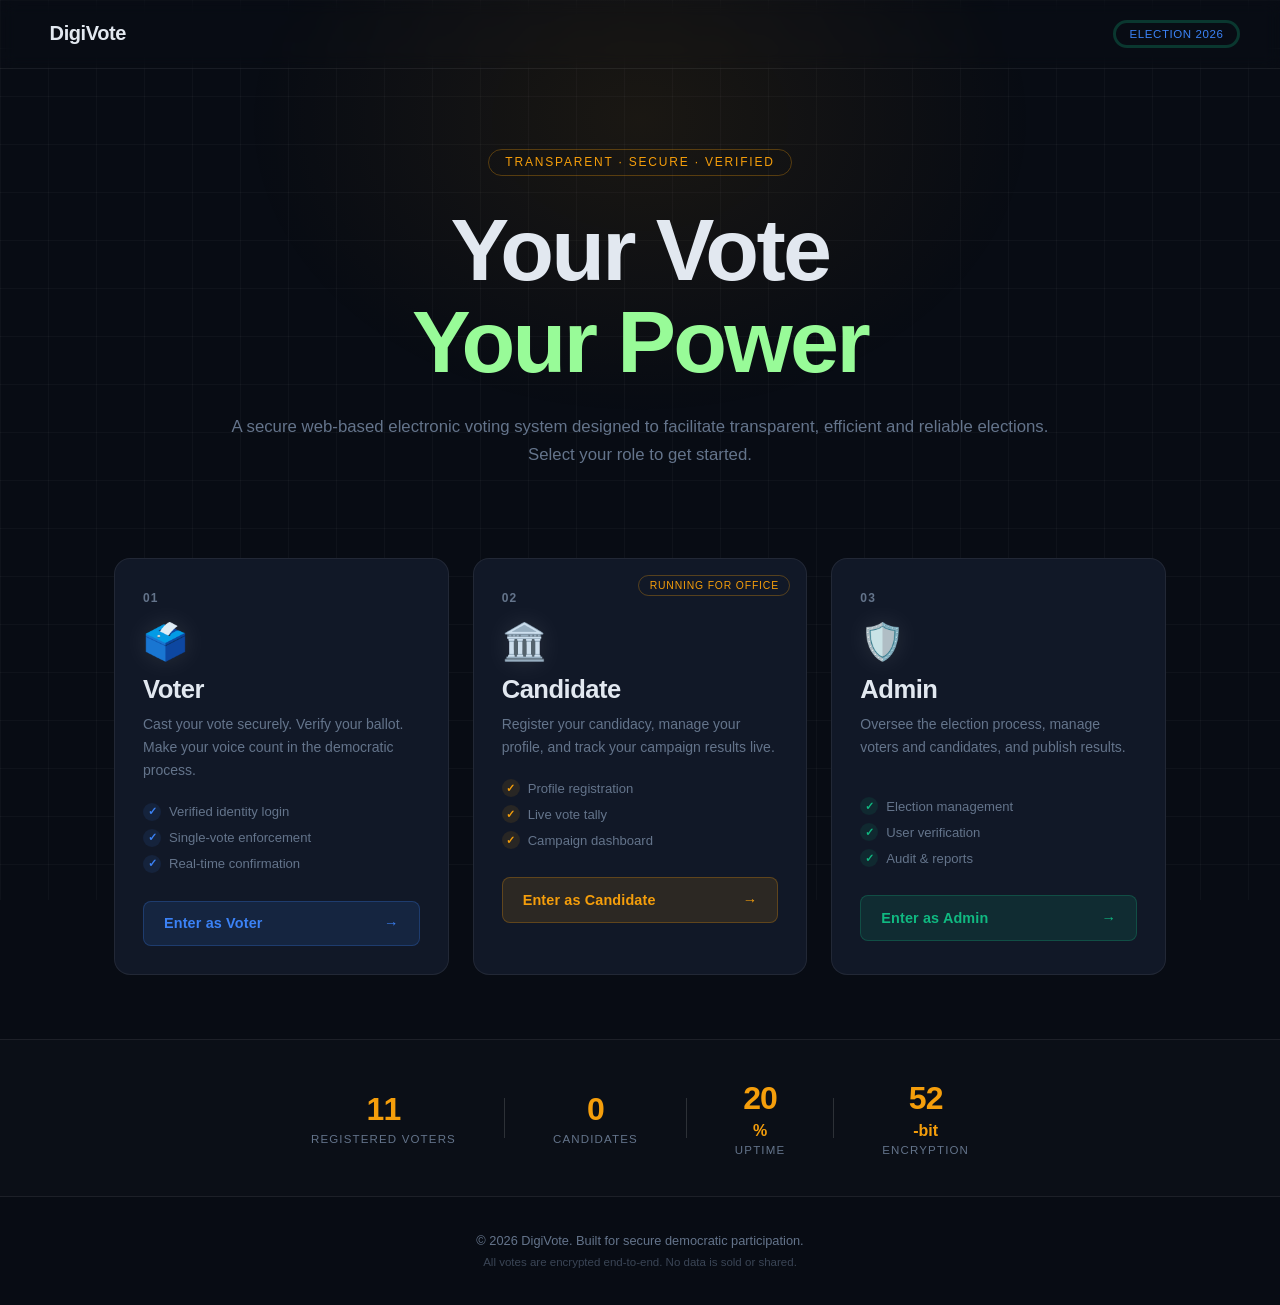
<file: DigiVote/index.html>
<!DOCTYPE html>
<html lang="en">
<head>
  <meta charset="UTF-8" />
  <meta name="viewport" content="width=device-width, initial-scale=1.0"/>
  <title>DigiVote</title>
  <link rel="stylesheet" href="style.css" />
  <link rel="preconnect" href="https://fonts.googleapis.com">
  <link href="https://fonts.googleapis.com/css2?family=Syne:wght@400;700;800&family=DM+Sans:wght@300;400;500&display=swap" rel="stylesheet">
  <link rel="stylesheet" href="https://cdn-uicons.flaticon.com/uicons-solid-straight/css/uicons-solid-straight.css">
</head>
<body>

  <!-- Background grid -->
  <div class="bg-grid"></div> 
  <div class="bg-glow"></div>

  <!-- NAV -->
  <nav class="navbar">
    <div class="nav-logo">
      <span class="logo-icon"><i class="fi fi-ss-vote-yea"></i></span>
      <span>DigiVote</span>
    </div>
    <div class="nav-badge">Election 2026</div>
  </nav>

  <!-- HERO -->
  <header class="hero">
    <div class="hero-tag">Transparent · Secure · Verified</div>
    <h1 class="hero-title">
      Your Vote<br/>
      <span class="accent">Your Power</span>
    </h1>
    <p class="hero-sub">
      A secure web-based electronic voting system designed to facilitate transparent, efficient and reliable elections.<br/>
      Select your role to get started.
    </p>
  </header>

  <!-- ROLE CARDS -->
  <main class="roles-section">
    <div class="roles-grid">

      <!-- VOTER -->
      <div class="role-card" id="card-voter">
        <div class="card-number">01</div>
        <div class="card-icon">🗳️</div>
        <h2 class="card-title">Voter</h2>
        <p class="card-desc">Cast your vote securely. Verify your ballot. Make your voice count in the democratic process.</p>
        <ul class="card-features">
          <li>Verified identity login</li>
          <li>Single-vote enforcement</li>
          <li>Real-time confirmation</li>
        </ul>
        <a href="voter/login.html" class="card-btn btn-voter">
          Enter as Voter <span class="btn-arrow">→</span>
        </a>
      </div>

      <!-- CANDIDATE -->
      <div class="role-card featured" id="card-candidate">
        <div class="featured-badge">Running for Office</div>
        <div class="card-number">02</div>
        <div class="card-icon">🏛️</div>
        <h2 class="card-title">Candidate</h2>
        <p class="card-desc">Register your candidacy, manage your profile, and track your campaign results live.</p>
        <ul class="card-features">
          <li>Profile registration</li>
          <li>Live vote tally</li>
          <li>Campaign dashboard</li>
        </ul>
        <a href="candidate/login.html" class="card-btn btn-candidate">
          Enter as Candidate <span class="btn-arrow">→</span>
        </a>
      </div>

      <!-- ADMIN -->
      <div class="role-card" id="card-admin">
        <div class="card-number">03</div>
        <div class="card-icon">🛡️</div>
        <h2 class="card-title">Admin</h2>
        <p class="card-desc">Oversee the election process, manage voters and candidates, and publish results.</p><br>
        <ul class="card-features">
          <li>Election management</li>
          <li>User verification</li>
          <li>Audit & reports</li>
        </ul>
        <a href="admin/login.html" class="card-btn btn-admin">
          Enter as Admin <span class="btn-arrow">→</span>
        </a>
      </div>

    </div>
  </main>

  <!-- STATS BAR -->
  <section class="stats-bar">
    <div class="stat">
      <span class="stat-num" data-target="54">0</span>
      <span class="stat-label">Registered Voters</span>
    </div>
    <div class="stat-divider"></div>
    <div class="stat">
      <span class="stat-num" data-target="3">0</span>
      <span class="stat-label">Candidates</span>
    </div>
    <div class="stat-divider"></div>
    <div class="stat">
      <span class="stat-num" data-target="99">0</span><span class="stat-suffix">%</span>
      <span class="stat-label">Uptime</span>
    </div>
    <div class="stat-divider"></div>
    <div class="stat">
      <span class="stat-num" data-target="256">0</span><span class="stat-suffix">-bit</span>
      <span class="stat-label">Encryption</span>
    </div>
  </section>

  <!-- FOOTER -->
  <footer class="footer">
    <p>© 2026 DigiVote. Built for secure democratic participation.</p>
    <p class="footer-note">All votes are encrypted end-to-end. No data is sold or shared.</p>
  </footer>

  <script src="firebase.js"></script>
  <script src="script.js"></script>
</body>
</html>
</file>
<file: DigiVote/style.css>
:root {
  --bg:         #080c14;
  --bg2:        #0d1320;
  --surface:    #111827;
  --border:     rgba(255,255,255,0.07);
  --border-hi:  rgba(255,255,255,0.14);

  --voter:      #3b82f6;
  --voter-glow: rgba(59,130,246,0.25);
  --candidate:  #f59e0b;
  --cand-glow:  rgba(245,158,11,0.25);
  --admin:      #10b981;
  --admin-glow: rgba(16,185,129,0.25);

  --text:       #e2e8f0;
  --muted:      #64748b;
  --accent:     #f59e0b;

  --font: 'Trebuchet MS', 'Lucida Sans Unicode', 'Lucida Grande', 'Lucida Sans', Arial, sans-serif;

  --radius:     16px;
  --radius-sm:  8px;
}

*, *::before, *::after { box-sizing: border-box; margin: 0; padding: 0; }
html { scroll-behavior: smooth; }

body {
  background: var(--bg);
  color: var(--text);
  font-family: var(--font);
  min-height: 100vh;
  overflow-x: hidden;
  position: relative;
}

/* ── BACKGROUND ── */
.bg-grid {
  position: fixed; inset: 0; z-index: 0;
  background-image:
    linear-gradient(rgba(255,255,255,0.03) 1px, transparent 1px),
    linear-gradient(90deg, rgba(255,255,255,0.03) 1px, transparent 1px);
  background-size: 48px 48px;
  pointer-events: none;
}

.bg-glow {
  position: fixed;
  top: -20%; left: 50%;
  transform: translateX(-50%);
  width: 800px; height: 600px;
  background: radial-gradient(ellipse, rgba(245,158,11,0.08) 0%, transparent 70%);
  pointer-events: none;
  z-index: 0;
}

/* ── NAVBAR ── */
.navbar {
  position: relative; z-index: 10;
  display: flex; align-items: center; justify-content: space-between;
  padding: 1.25rem 2.5rem;
  border-bottom: 1px solid var(--border);
  backdrop-filter: blur(8px);
}

.nav-logo {
  display: flex; align-items: center; gap: 0.6rem;
  font-family: var(--font);
  font-size: 1.25rem; font-weight: 800;
  letter-spacing: -0.02em;
}

.logo-icon {
  font-size: 1.5rem;
  color: palegreen;
}

@keyframes spin-slow { to { transform: rotate(360deg); } }

.nav-badge {
  font-size: 0.72rem; font-weight: 500;
  padding: 0.3rem 0.85rem;
  border: 3px solid var(--admin-glow);
  border-radius: 999px;
  color: var(--voter);
  letter-spacing: 0.05em;
  text-transform: uppercase;
}

/* ── HERO ── */
.hero {
  position: relative; z-index: 1;
  text-align: center;
  padding: 5rem 1.5rem 2.5rem;
}

.hero-tag {
  display: inline-block;
  font-size: 0.75rem; letter-spacing: 0.15em;
  text-transform: uppercase;
  color: var(--accent);
  border: 1px solid rgba(245,158,11,0.3);
  padding: 0.35rem 1rem;
  border-radius: 999px;
  margin-bottom: 1.75rem;
  animation: fadeUp 0.6s ease both;
}

.hero-title {
  font-family: var(--font);
  font-size: clamp(2.8rem, 7vw, 5.5rem);
  font-weight: 800;
  line-height: 1.05;
  letter-spacing: -0.03em;
  animation: fadeUp 0.7s 0.1s ease both;
}

.hero-title .accent {
  color: palegreen;
  position: relative;
  display: inline-block;
}

.hero-title .accent::after {
  content: '';
  position: absolute;
  height: 4px;
  background: var(--accent);
  opacity: 0.35;
  border-radius: 2px;
}

.hero-sub {
  margin-top: 1.5rem;
  font-size: 1.05rem;
  color: var(--muted);
  line-height: 1.7;
  animation: fadeUp 0.7s 0.2s ease both;
}

@keyframes fadeUp {
  from { opacity: 0; transform: translateY(20px); }
  to   { opacity: 1; transform: translateY(0); }
}

/* ── ROLE CARDS ── */
.roles-section {
  position: relative; z-index: 1;
  padding: 3rem 1.5rem 4rem;
  max-width: 1100px;
  margin: 0 auto;
}

.roles-grid {
  display: grid;
  grid-template-columns: repeat(auto-fit, minmax(300px, 1fr));
  gap: 1.5rem;
}

.role-card {
  background: var(--surface);
  border: 1px solid var(--border);
  border-radius: var(--radius);
  padding: 2rem 1.75rem 1.75rem;
  position: relative;
  overflow: hidden;
  transition: transform 0.3s ease, border-color 0.3s ease, box-shadow 0.3s ease;
  animation: fadeUp 0.6s ease both;
}

.role-card:nth-child(1) { animation-delay: 0.25s; }
.role-card:nth-child(2) { animation-delay: 0.35s; }
.role-card:nth-child(3) { animation-delay: 0.45s; }

.role-card::before {
  content: '';
  position: absolute;
  top: 0; left: 0; right: 0;
  height: 2px;
  opacity: 0;
  transition: opacity 0.3s;
}

#card-voter::before     { background: var(--voter); }
#card-candidate::before { background: var(--candidate); }
#card-admin::before     { background: var(--admin); }

.role-card:hover { transform: translateY(-6px); }
.role-card:hover::before { opacity: 1; }

#card-voter:hover     { border-color: rgba(59,130,246,0.4); box-shadow: 0 20px 60px var(--voter-glow); }
#card-candidate:hover { border-color: rgba(245,158,11,0.4); box-shadow: 0 20px 60px var(--cand-glow); }
#card-admin:hover     { border-color: rgba(16,185,129,0.4); box-shadow: 0 20px 60px var(--admin-glow); }


.featured-badge {
  position: absolute; top: 1rem; right: 1rem;
  font-size: 0.65rem; letter-spacing: 0.08em;
  text-transform: uppercase; font-weight: 500;
  color: var(--candidate);
  border: 1px solid rgba(245,158,11,0.3);
  padding: 0.25rem 0.65rem;
  border-radius: 999px;
}

.card-number {
  font-family: var(--font);
  font-size: 0.75rem; font-weight: 700;
  letter-spacing: 0.1em;
  color: var(--muted);
  margin-bottom: 1rem;
}

.card-icon {
  font-size: 2.25rem;
  margin-bottom: 0.75rem;
  display: block;
  filter: drop-shadow(0 0 12px rgba(255,255,255,0.1));
  transition: transform 0.25s ease;
}

.card-title {
  font-family: var(--font);
  font-size: 1.6rem; font-weight: 800;
  letter-spacing: -0.02em;
  margin-bottom: 0.6rem;
}

.card-desc {
  font-size: 0.875rem;
  color: var(--muted);
  line-height: 1.65;
  margin-bottom: 1.25rem;
}

.card-features {
  list-style: none;
  margin-bottom: 1.75rem;
  display: flex; flex-direction: column; gap: 0.5rem;
}

.card-features li {
  font-size: 0.82rem;
  color: var(--muted);
  display: flex; align-items: center; gap: 0.5rem;
}

.card-features li::before {
  content: '✓';
  font-size: 0.7rem; font-weight: 700;
  width: 18px; height: 18px;
  border-radius: 50%;
  display: flex; align-items: center; justify-content: center;
  flex-shrink: 0;
}

#card-voter     .card-features li::before { color: var(--voter);     background: rgba(59,130,246,0.1); }
#card-candidate .card-features li::before { color: var(--candidate); background: rgba(245,158,11,0.1); }
#card-admin     .card-features li::before { color: var(--admin);     background: rgba(16,185,129,0.1); }

/* ── BUTTONS ── */
.card-btn {
  display: flex; align-items: center; justify-content: space-between;
  width: 100%;
  padding: 0.85rem 1.25rem;
  border-radius: var(--radius-sm);
  font-family: var(--font);
  font-size: 0.9rem; font-weight: 700;
  text-decoration: none;
  letter-spacing: 0.01em;
  transition: all 0.2s ease;
}

.btn-arrow { transition: transform 0.2s ease; }
.card-btn:hover .btn-arrow { transform: translateX(4px); }

.btn-voter       { background: rgba(59,130,246,0.12); color: var(--voter);     border: 1px solid rgba(59,130,246,0.25); }
.btn-voter:hover { background: rgba(59,130,246,0.22); border-color: var(--voter); }

.btn-candidate       { background: rgba(245,158,11,0.12); color: var(--candidate); border: 1px solid rgba(245,158,11,0.25); }
.btn-candidate:hover { background: rgba(245,158,11,0.22); border-color: var(--candidate); }

.btn-admin       { background: rgba(16,185,129,0.12); color: var(--admin); border: 1px solid rgba(16,185,129,0.25); }
.btn-admin:hover { background: rgba(16,185,129,0.22); border-color: var(--admin); }

/* ── STATS BAR ── */
.stats-bar {
  position: relative; z-index: 1;
  display: flex; align-items: center; justify-content: center;
  flex-wrap: wrap;
  border-top: 1px solid var(--border);
  border-bottom: 1px solid var(--border);
  padding: 2rem 1.5rem;
  background: rgba(255,255,255,0.015);
}

.stat {
  text-align: center;
  padding: 0.5rem 3rem;
  display: flex; flex-direction: column; gap: 0.3rem;
}

.stat-num {
  font-family: var(--font);
  font-size: 2rem; font-weight: 800;
  letter-spacing: -0.03em;
  color: var(--accent);
}

.stat-suffix {
  font-family: var(--font);
  font-size: 1rem; font-weight: 700;
  color: var(--accent);
}

.stat-label {
  font-size: 0.72rem;
  letter-spacing: 0.1em;
  text-transform: uppercase;
  color: var(--muted);
}

.stat-divider { width: 1px; height: 40px; background: var(--border-hi); }

/* ── FOOTER ── */
.footer {
  position: relative; z-index: 1;
  text-align: center;
  padding: 2rem 1.5rem;
  color: var(--muted);
  font-size: 0.8rem;
  line-height: 1.8;
}

.footer-note { font-size: 0.72rem; opacity: 0.55; }

/* ── ANIMATIONS ── */
@keyframes rippleOut { to { transform: scale(50); opacity: 0; } }

/* ── RESPONSIVE ── */
@media (max-width: 640px) {
  .navbar { padding: 1rem 1.25rem; }
  .stat { padding: 0.5rem 1.5rem; }
  .stat-divider { display: none; }
  .roles-grid { grid-template-columns: 1fr; }
}
</file>
